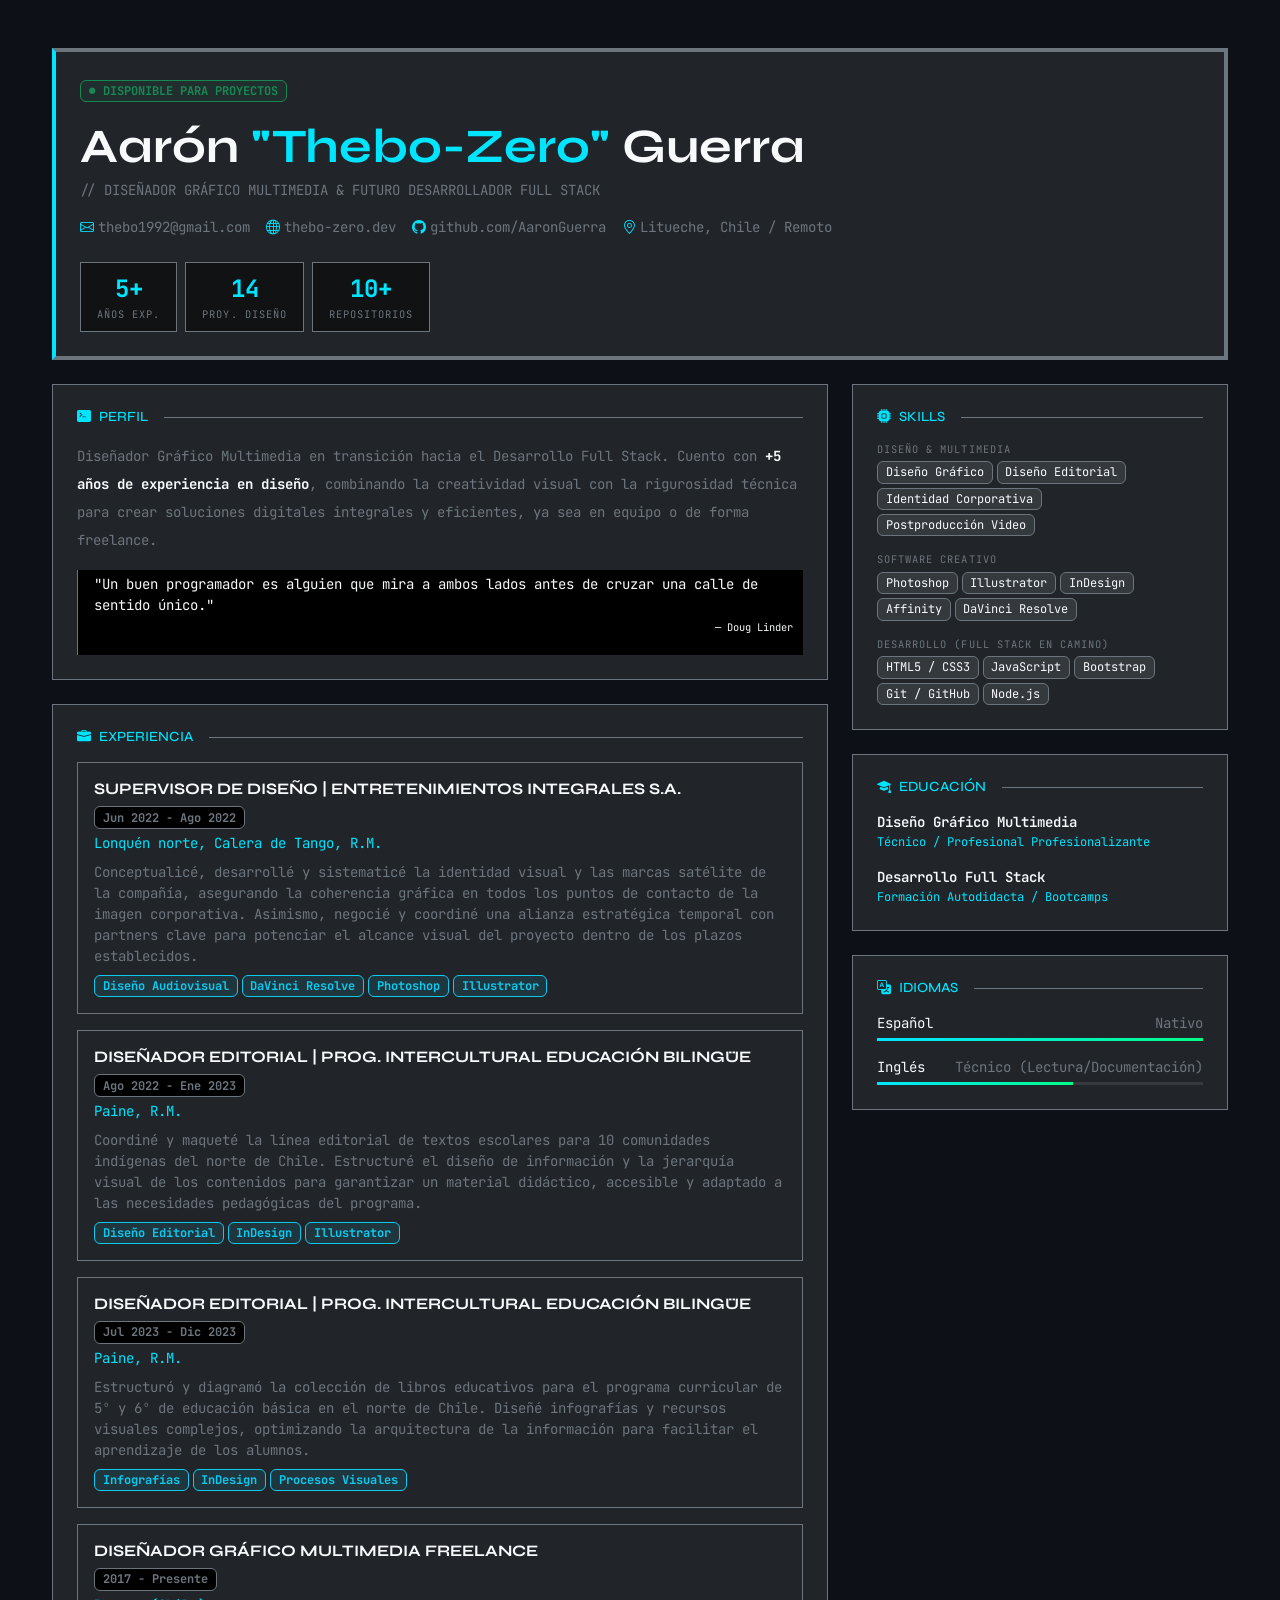
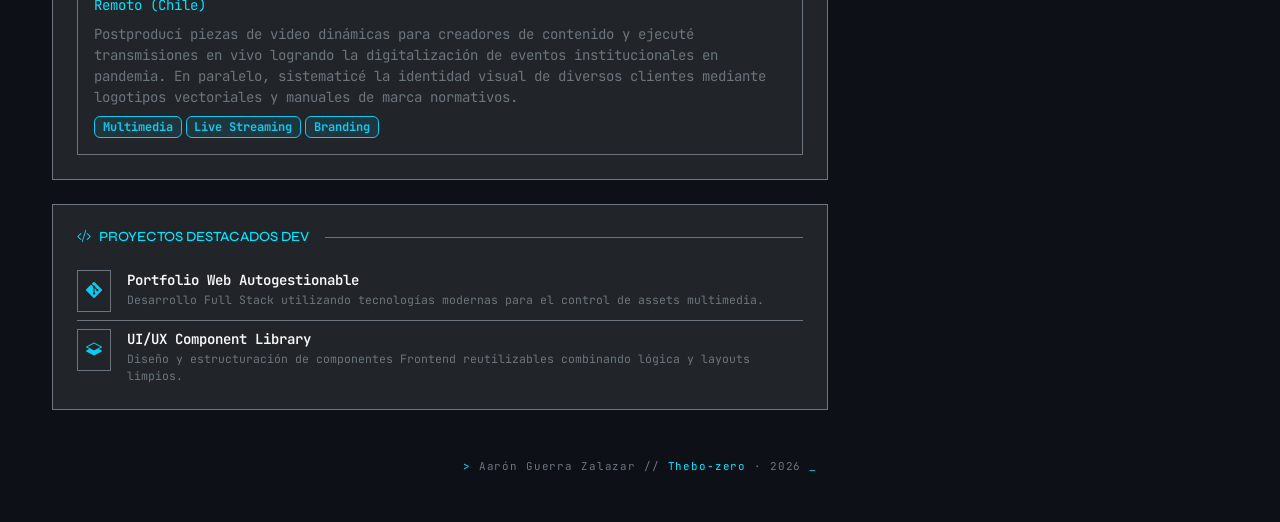
<file: CV-Aaron-Thebo/index.html>
<!DOCTYPE html> <html lang="es"> <head>
    <meta charset="utf-8"> <meta name="viewport" content="width=device-width, initial-scale=1"> <title>Aarón Guerra — CV</title> 
    <!--La Configuración Inicial (El <head>). Aquí preparo todo lo que el navegador necesita cargar antes de mostrar mi CV en la pantalla.-->
    <link href="https://cdn.jsdelivr.net/npm/bootstrap@5.3.3/dist/css/bootstrap.min.css" rel="stylesheet">
    <link rel="stylesheet" href="https://cdn.jsdelivr.net/npm/bootstrap-icons@1.11.3/font/bootstrap-icons.min.css">
    
    <link href="https://fonts.googleapis.com/css2?family=JetBrains+Mono:wght@400;600;700&family=Syne:wght@700;800&display=swap" rel="stylesheet">
    
    <style>
        /* Aquí añado mis propios toques de estilo personalizados sobre Bootstrap */
        body { font-family: 'JetBrains Mono', monospace; background-color: #0d1117; } /* Fondo gris oscuro estilo GitHub */
        h1, h2, h3, h4, h5, h6 { font-family: 'Syne', sans-serif; } /* Títulos con personalidad geométrica */
        .accent { color: #00e5ff; } /* Mi color azul eléctrico de identidad */
        .border-accent { border-color: #00e5ff !important; }
        .hover-card { transition: all .2s ease-in-out; } /* Suavizo la animación cuando pasan el mouse por mis tarjetas */
        .hover-card:hover { border-color: #00e5ff !important; transform: translateX(4px); } /* La tarjeta se mueve 4 píxeles a la derecha con un borde brillante */
        .lang-fill { height: 3px; background: linear-gradient(90deg, #00e5ff, #00ff88); } /* Barra de idioma con degradado cyan-verde */
        .badge { font-family: 'JetBrains Mono', monospace; }
    </style>
</head>
<!--El Cuerpo del CV (El <body>). Aquí arranca el contenido real. Uso las clases de Bootstrap text-light (letras claras) y py-4 py-lg-5 (márgenes verticales generosos que aumentan en pantallas grandes).-->
<body class="text-light py-4 py-lg-5">
<div class="container" style="max-width:1200px">

<!-- ══ HEADER (Limpiado de márgenes forzados) ══ -->
    <div class="border border-secondary border-start border-4 rounded-0 bg-dark p-4 mb-4" style="border-left-color: #00e5ff !important;"> <!-- Las clases border y bg-dark crean una caja de fondo oscuro y borde gris, border-start border-4 añade un borde izquierdo grueso, rounded-0 quita el redondeado, p-4 y mb-4 añaden márgenes, y el style fuerza que el borde izquierdo sea color celeste brillante -->
        <div class="d-flex flex-wrap align-items-start justify-content-between gap-4"> <!-- Las clases d-flex y flex-wrap activan un contenedor flexible que se adapta a pantallas chicas, align-items-start alinea el contenido arriba, justify-content-between separa los textos a la izquierda y los números a la derecha, y gap-4 da espacio entre ellos -->
            <div> <!-- Esta etiqueta abre un bloque contenedor simple para agrupar toda la información de la izquierda (nombre, profesión y contactos) -->
                <span class="badge bg-success bg-opacity-10 border border-success text-success text-uppercase small mb-3 d-inline-flex align-items-center gap-2"> <!-- Las clases bg-success bg-opacity-10 crean un fondo verde transparente al 10%, border y text-success dan borde y texto verde, text-uppercase pone mayúsculas, small achica la letra, mb-3 da espacio abajo, y d-inline-flex alinea el icono con el texto -->
                    <i class="bi bi-circle-fill animate-pulse" style="font-size:.4rem"></i> <!-- Las clases bi-circle-fill cargan el icono de un punto, animate-pulse hace que parpadee, y el style define que sea de un tamaño muy pequeño (.4rem) --> Disponible para proyectos
                </span> <!-- Esta etiqueta cierra el recuadro verde de disponibilidad -->
                <h1 class="display-5 fw-bold mb-1"> <!-- Las clases display-5 y fw-bold hacen que el título principal sea grande y en negrita destacada, y mb-1 le deja una separación mínima en la parte inferior -->
                    Aarón <span class="accent">"Thebo-Zero"</span> Guerra <!-- La clase accent aplica un color personalizado destacado (celeste/cyan) únicamente al texto "Thebo-Zero" que está dentro de este span -->
                </h1> <!-- Esta etiqueta cierra el título principal del nombre -->
                <p class="text-secondary text-uppercase small mb-3"> <!-- Las clases text-secondary tiñe el texto de gris, text-uppercase lo vuelve mayúsculas, small hace la letra pequeña, y mb-3 añade una separación media hacia abajo -->
                    // Diseñador Gráfico Multimedia &amp; Futuro Desarrollador Full Stack <!-- El texto descriptivo de la profesión; &amp; es el código HTML para mostrar correctamente el símbolo "&" -->
                </p> <!-- Esta etiqueta cierra el párrafo de la profesión -->
                <div class="d-flex flex-wrap gap-3 small text-secondary"> <!-- Las clases d-flex y flex-wrap ordenan los datos de contacto en fila y los baja si no caben, gap-3 los separa entre sí, small achica la letra y text-secondary los pinta de gris -->
                    <span><i class="bi bi-envelope accent me-1"></i>thebo1992@gmail.com</span> <!-- Carga el icono de un sobre (bi-envelope) de color celeste (accent) con un pequeño espacio a la derecha (me-1) seguido del correo electrónico -->
                    <span><i class="bi bi-globe accent me-1"></i>thebo-zero.dev</span> <!-- Carga el icono de un planeta (bi-globe) de color celeste con espacio a la derecha seguido de la dirección del sitio web -->
                    <span><i class="bi bi-github accent me-1"></i>github.com/AaronGuerra</span> <!-- Carga el icono de la marca GitHub (bi-github) de color celeste con espacio a la derecha seguido del enlace al perfil -->
                    <span><i class="bi bi-geo-alt accent me-1"></i>Litueche, Chile / Remoto</span> <!-- Carga el icono de ubicación (bi-geo-alt) de color celeste con espacio a la derecha seguido del texto de residencia -->
                </div> <!-- Esta etiqueta cierra la fila horizontal de los cuatro datos de contacto -->
            </div> <!-- Esta etiqueta cierra el bloque izquierdo que agrupaba toda la información personal -->

            <!-- Stats rápidos (Alineados nativamente gracias a Bootstrap) -->
            <div class="d-flex gap-2 flex-wrap"> <!-- Las clases d-flex y flex-wrap crean una fila flexible para las tarjetas de números estadísticos, y gap-2 deja una separación pequeña entre cada tarjeta -->
                <div class="text-center px-3 py-2 border border-secondary bg-black bg-opacity-50 hover-card"> <!-- Las clases text-center centra los textos, px-3 y py-2 dan márgenes internos, border border-secondary añade un borde gris, bg-black bg-opacity-50 crea un fondo negro translúcido, y hover-card añade un efecto visual al pasar el mouse -->
                    <div class="fs-4 fw-bold accent">5+</div> <!-- Las clases fs-4 y fw-bold definen un tamaño de letra mediano-grande y en negrita, y accent le da el color celeste llamativo al número -->
                    <div class="text-secondary" style="font-size:.65rem; letter-spacing:.1em">AÑOS EXP.</div> <!-- La clase text-secondary pinta el texto de gris, y el style reduce la fuente a un tamaño mínimo (.65rem) expandiendo el espacio entre letras (.1em) para un estilo tecnológico -->
                </div> <!-- Esta etiqueta cierra la primera tarjeta correspondiente a los años de experiencia -->
                <div class="text-center px-3 py-2 border border-secondary bg-black bg-opacity-50 hover-card"> <!-- Utiliza exactamente la misma combinación de diseño: texto centrado, márgenes internos, borde gris, fondo negro translúcido y efecto hover -->
                    <div class="fs-4 fw-bold accent">14</div> <!-- Mismo estilo que el número anterior (mediano-grande, negrita y color celeste) aplicado a la cifra de proyectos -->
                    <div class="text-secondary" style="font-size:.65rem; letter-spacing:.1em">PROY. DISEÑO</div> <!-- Mismo estilo de texto gris, tamaño mínimo y espaciado de letras aplicado a la etiqueta de proyectos de diseño -->
                </div> <!-- Esta etiqueta cierra la segunda tarjeta correspondiente a los proyectos de diseño -->
                <div class="text-center px-3 py-2 border border-secondary bg-black bg-opacity-50 hover-card"> <!-- Utiliza el mismo patrón de diseño estructural y estético para mantener la simetría visual con las tarjetas anteriores -->
                    <div class="fs-4 fw-bold accent">10+</div> <!-- Mismo estilo (tamaño mediano-grande, negrita y color de acento celeste) aplicado a la cifra de repositorios -->
                    <div class="text-secondary" style="font-size:.65rem; letter-spacing:.1em">REPOSITORIOS</div> <!-- Mismo estilo de texto gris, tamaño muy pequeño y letras separadas aplicado a la etiqueta de repositorios -->
                </div> <!-- Esta etiqueta cierra la tercera tarjeta correspondiente a los repositorios de código -->
            </div> <!-- Esta etiqueta cierra el contenedor flexible que agrupaba las tres tarjetas de estadísticas -->
        </div> <!-- Esta etiqueta cierra la caja de organización general Flexbox que dividía el header en dos grandes secciones -->
    </div> <!-- Esta etiqueta cierra definitivamente la caja principal oscura que encierra todo el Header -->

 <div class="row g-4"> <!-- La clase row activa el sistema de filas de Bootstrap, y g-4 define una separación o canal de nivel 4 entre las columnas hijas -->
        <!-- ══ COLUMNA PRINCIPAL ══ -->
        <div class="col-lg-8"> <!-- La clase col-lg-8 determina que en pantallas grandes (computadoras) esta columna ocupará 8 de los 12 espacios de ancho disponibles de la fila -->

            <!-- PERFIL -->
            <div class="bg-dark border border-secondary p-4 mb-4"> <!-- Las clases bg-dark y border border-secondary crean una caja de fondo oscuro con borde gris sutil, p-4 le da espacio interno y mb-4 la separa de la sección inferior -->
                <h6 class="text-uppercase small accent mb-3 d-flex align-items-center gap-2"> <!-- Las clases text-uppercase y small vuelven el título mayúscula y chico, accent le da color celeste, mb-3 añade un margen abajo, y d-flex con gap-2 alinea el icono horizontalmente con el texto -->
                    <i class="bi bi-terminal-fill"></i> Perfil <!-- La clase bi-terminal-fill carga el icono de una consola de comandos antes de la palabra Perfil -->
                    <span class="flex-fill border-bottom border-secondary ms-2"></span> <!-- La clase flex-fill hace que este elemento ocupe todo el espacio sobrante, y border-bottom junto a ms-2 dibuja una línea horizontal gris decorativa despegada del texto -->
                </h6> <!-- Esta etiqueta cierra el encabezado de la sección de Perfil -->
                <p class="text-secondary mb-3 small lh-lg"> <!-- Las clases text-secondary y small hacen el texto gris y pequeño, mb-3 le da espacio abajo, y lh-lg aumenta el interlineado (line-height) para que el párrafo sea más fácil de leer -->
                    Diseñador Gráfico Multimedia en transición hacia el Desarrollo Full Stack. Cuento con <strong class="text-light">+5 años de experiencia en diseño</strong>, combinando la creatividad visual con la rigurosidad técnica para crear soluciones digitales integrales y eficientes, ya sea en equipo o de forma freelance. <!-- La etiqueta strong junto con text-light destacan los años de experiencia poniéndolos en negrita y color blanco brillante -->
                </p> <!-- Esta etiqueta cierra el párrafo de la descripción del perfil profesional -->
                <blockquote class="border-start border-secondary ps-3 my-0 py-1 italic bg-black bg-opacity-20"> <!-- La etiqueta blockquote define una cita textual; border-start y ps-3 le dan un borde izquierdo gris con espacio, my-0 y py-1 controlan los márgenes, italic inclina la letra y bg-black bg-opacity-20 genera un fondo negro translúcido al 20% -->
                    <p class="text-light small mb-0">"Un buen programador es alguien que mira a ambos lados antes de cruzar una calle de sentido único."</p> <!-- Las clases text-light y small ponen la cita en color blanco y tamaño pequeño, mientras mb-0 elimina cualquier margen inferior por defecto -->
                    <footer class="blockquote-footer text-light small text-end mt-1" style="font-size: .65rem; margin-right: 10px;">Doug Linder</footer> <!-- La clase blockquote-footer da formato de autor, text-light y small lo hacen blanco y chico, text-end lo alinea a la derecha, mt-1 da espacio arriba y el style ajusta el tamaño exacto y su margen derecho -->
                </blockquote> <!-- Esta etiqueta cierra el bloque de la cita textual o frase célebre -->
            </div> <!-- Esta etiqueta cierra la caja contenedora completa de la sección de Perfil -->

            <!-- EXPERIENCIA -->
            <div class="bg-dark border border-secondary p-4 mb-4"> <!-- Las clases bg-dark y border border-secondary crean el contenedor oscuro con borde gris suave, p-4 le da espacio interno de nivel 4 y mb-4 lo separa de la sección inferior -->
                <h6 class="text-uppercase small accent mb-3 d-flex align-items-center gap-2"> <!-- Las clases text-uppercase y small vuelven el título mayúscula y chico, accent le da color celeste, mb-3 añade margen abajo, y d-flex con gap-2 alinea el icono horizontalmente con el texto -->
                    <i class="bi bi-briefcase-fill"></i> Experiencia <!-- La clase bi-briefcase-fill carga el icono visual de un maletín de trabajo antes de la palabra Experiencia -->
                    <span class="flex-fill border-bottom border-secondary ms-2"></span> <!-- La clase flex-fill hace que el elemento ocupe todo el ancho disponible, y border-bottom junto a ms-2 genera de forma dinámica la línea horizontal gris decorativa despegada a la derecha del título -->
                </h6> <!-- Esta etiqueta cierra el encabezado de la sección de Experiencia -->

                <!-- Card 1 -->
                <div class="border border-secondary p-3 mb-3 hover-card"> <!-- Las clases border border-secondary añaden un borde gris, p-3 da espacio interno, mb-3 separa la tarjeta hacia abajo, y hover-card añade un efecto visual al pasar el mouse por encima -->
                    <div class="d-flex justify-content-between align-items-start flex-wrap gap-2 mb-1"> <!-- d-flex y justify-content-between separan el título a la izquierda y la fecha a la derecha; align-items-start alinea arriba, flex-wrap los acomoda si no caben, gap-2 los separa y mb-1 deja un margen inferior mínimo -->
                        <h6 class="fw-bold mb-0 text-light">SUPERVISOR DE DISEÑO | ENTRETENIMIENTOS INTEGRALES S.A.</h6> <!-- Las clases fw-bold y text-light muestran el cargo y la empresa en negrita destacada y con texto blanco brillante, mientras mb-0 elimina el margen inferior -->
                        <span class="badge bg-black border border-secondary text-secondary small">Jun 2022 - Ago 2022</span> <!-- Las clases badge, bg-black y border border-secondary crean una etiqueta con fondo negro y borde gris, mientras text-secondary y small pintan el texto de gris y lo hacen pequeño para indicar las fechas -->
                    </div> <!-- Esta etiqueta cierra la fila flexible del encabezado del primer puesto de trabajo -->
                    <p class="accent small mb-2">Lonquén norte, Calera de Tango, R.M.</p> <!-- Las clases accent y small muestran la ubicación en color celeste y letra chica, mientras mb-2 le deja una separación inferior leve -->
                    <p class="text-secondary small mb-2"> <!-- Las clases text-secondary y small tiñen el texto de gris y lo hacen pequeño para la descripción de funciones, dejando un espacio inferior leve de nivel 2 con mb-2 -->
                        Conceptualicé, desarrollé y sistematicé la identidad visual y las marcas satélite de la compañía, asegurando la coherencia gráfica en todos los puntos de contacto de la imagen corporativa. Asimismo, negocié y coordiné una alianza estratégica temporal con partners clave para potenciar el alcance visual del proyecto dentro de los plazos establecidos.
                    </p> <!-- Esta etiqueta cierra el párrafo descriptivo de las tareas del primer empleo -->
                    <div class="d-flex flex-wrap gap-1"> <!-- Las clases d-flex y flex-wrap ordenan las etiquetas en fila y las baja si no caben en pantalla, mientras gap-1 crea una separación muy estrecha entre ellas -->
                        <span class="badge bg-info bg-opacity-10 border border-info text-info small hover-card">Diseño Audiovisual</span> <!-- Las clases bg-info bg-opacity-10 dan fondo azul claro translúcido al 10%, border y text-info dan borde y texto azul, small achica la letra y hover-card añade el efecto al pasar el cursor -->
                        <span class="badge bg-info bg-opacity-10 border border-info text-info small hover-card">DaVinci Resolve</span> <!-- Utiliza exactamente la misma combinación de diseño (fondo azul translúcido, borde, texto azul chico y efecto hover) para listar la herramienta DaVinci Resolve -->
                        <span class="badge bg-info bg-opacity-10 border border-info text-info small hover-card">Photoshop</span> <!-- Utiliza exactamente la misma combinación de diseño (fondo azul translúcido, borde, texto azul chico y efecto hover) para listar la herramienta Photoshop -->
                        <span class="badge bg-info bg-opacity-10 border border-info text-info small hover-card">Illustrator</span> <!-- Utiliza exactamente la misma combinación de diseño (fondo azul translúcido, borde, texto azul chico y efecto hover) para listar la herramienta Illustrator -->
                    </div> <!-- Esta etiqueta cierra el grupo de tecnologías/habilidades de la primera tarjeta de experiencia -->
                </div> <!-- Esta etiqueta cierra por completo la primera tarjeta de experiencia laboral -->

                <!-- Card 2 -->
                <div class="border border-secondary p-3 mb-3 hover-card"> <!-- Las clases border border-secondary añaden un borde gris, p-3 da espacio interno, mb-3 separa la tarjeta hacia abajo, y hover-card añade un efecto visual al pasar el mouse por encima -->
                    <div class="d-flex justify-content-between align-items-start flex-wrap gap-2 mb-1"> <!-- d-flex y justify-content-between separan el título a la izquierda y la fecha a la derecha; align-items-start alinea arriba, flex-wrap los acomoda si no caben, gap-2 los separa y mb-1 deja un margen inferior mínimo -->
                        <h6 class="fw-bold mb-0 text-light">DISEÑADOR EDITORIAL | PROG. INTERCULTURAL EDUCACIÓN BILINGÜE</h6> <!-- Las clases fw-bold y text-light muestran el cargo y la empresa en negrita destacada y con texto blanco brillante, mientras mb-0 elimina el margen inferior -->
                        <span class="badge bg-black border border-secondary text-secondary small">Ago 2022 - Ene 2023</span> <!-- Las clases badge, bg-black y border border-secondary crean una etiqueta con fondo negro y borde gris, mientras text-secondary y small pintan el texto de gris y lo hacen pequeño para indicar las fechas -->
                    </div> <!-- Esta etiqueta cierra la fila flexible del encabezado del segundo puesto de trabajo -->
                    <p class="accent small mb-2">Paine, R.M.</p> <!-- Las clases accent y small muestran la ubicación en color celeste y letra chica, mientras mb-2 le deja una separación inferior leve -->
                    <p class="text-secondary small mb-2"> <!-- Las clases text-secondary y small tiñen el texto de gris y lo hacen pequeño para la descripción de funciones, dejando un espacio inferior leve de nivel 2 con mb-2 -->
                        Coordiné y maqueté la línea editorial de textos escolares para 10 comunidades indígenas del norte de Chile. Estructuré el diseño de información y la jerarquía visual de los contenidos para garantizar un material didáctico, accesible y adaptado a las necesidades pedagógicas del programa.
                    </p> <!-- Esta etiqueta cierra el párrafo descriptivo de las tareas del segundo empleo -->
                    <div class="d-flex flex-wrap gap-1"> <!-- Las clases d-flex y flex-wrap ordenan las etiquetas en fila y las baja si no caben en pantalla, mientras gap-1 crea una separación muy estrecha entre ellas -->
                        <span class="badge bg-info bg-opacity-10 border border-info text-info small hover-card">Diseño Editorial</span> <!-- Las clases bg-info bg-opacity-10 dan fondo azul claro translúcido al 10%, border y text-info dan borde y texto azul, small achica la letra y hover-card añade el efecto al pasar el cursor -->
                        <span class="badge bg-info bg-opacity-10 border border-info text-info small hover-card">InDesign</span> <!-- Utiliza exactamente la misma combinación de diseño (fondo azul translúcido, borde, texto azul chico y efecto hover) para listar la herramienta Adobe InDesign -->
                        <span class="badge bg-info bg-opacity-10 border border-info text-info small hover-card">Illustrator</span> <!-- Utiliza exactamente la misma combinación de diseño (fondo azul translúcido, borde, texto azul chico y efecto hover) para listar la herramienta Adobe Illustrator -->
                    </div> <!-- Esta etiqueta cierra el grupo de tecnologías/habilidades de la segunda tarjeta de experiencia -->
                </div> <!-- Esta etiqueta cierra por completo la segunda tarjeta de experiencia laboral -->

                <!-- Card 3 -->
                <div class="border border-secondary p-3 mb-3 hover-card"> <!-- Las clases border border-secondary añaden un borde gris, p-3 da espacio interno, mb-3 separa la tarjeta hacia abajo, y hover-card añade un efecto visual al pasar el mouse por encima -->
                    <div class="d-flex justify-content-between align-items-start flex-wrap gap-2 mb-1"> <!-- d-flex y justify-content-between separan el título a la izquierda y la fecha a la derecha; align-items-start alinea arriba, flex-wrap los acomoda si no caben, gap-2 los separa y mb-1 deja un margen inferior mínimo -->
                        <h6 class="fw-bold mb-0 text-light">DISEÑADOR EDITORIAL | PROG. INTERCULTURAL EDUCACIÓN BILINGÜE</h6> <!-- Las clases fw-bold y text-light muestran el cargo y la empresa en negrita destacada y con texto blanco brillante, mientras mb-0 elimina el margen inferior -->
                        <span class="badge bg-black border border-secondary text-secondary small">Jul 2023 - Dic 2023</span> <!-- Las clases badge, bg-black y border border-secondary crean una etiqueta con fondo negro y borde gris, mientras text-secondary y small pintan el texto de gris y lo hacen pequeño para indicar las fechas -->
                    </div> <!-- Esta etiqueta cierra la fila flexible del encabezado del tercer puesto de trabajo -->
                    <p class="accent small mb-2">Paine, R.M.</p> <!-- Las clases accent y small muestran la ubicación en color celeste y letra chica, mientras mb-2 le deja una separación inferior leve -->
                    <p class="text-secondary small mb-2"> <!-- Las clases text-secondary y small tiñen el texto de gris y lo hacen pequeño para la descripción de funciones, dejando un espacio inferior leve de nivel 2 con mb-2 -->
                        Estructuró y diagramó la colección de libros educativos para el programa curricular de 5º y 6º de educación básica en el norte de Chile. Diseñé infografías y recursos visuales complejos, optimizando la arquitectura de la información para facilitar el aprendizaje de los alumnos.
                    </p> <!-- Esta etiqueta cierra el párrafo descriptivo de las tareas del tercer empleo -->
                    <div class="d-flex flex-wrap gap-1"> <!-- Las clases d-flex y flex-wrap ordenan las etiquetas en fila y las baja si no caben en pantalla, mientras gap-1 crea una separación muy estrecha entre ellas -->
                        <span class="badge bg-info bg-opacity-10 border border-info text-info small hover-card">Infografías</span> <!-- Las clases bg-info bg-opacity-10 dan fondo azul claro translúcido al 10%, border y text-info dan borde y texto azul, small achica la letra y hover-card añade el efecto al pasar el cursor -->
                        <span class="badge bg-info bg-opacity-10 border border-info text-info small hover-card">InDesign</span> <!-- Utiliza exactamente la misma combinación de diseño (fondo azul translúcido, borde, texto azul chico y efecto hover) para listar la herramienta Adobe InDesign -->
                        <span class="badge bg-info bg-opacity-10 border border-info text-info small hover-card">Procesos Visuales</span> <!-- Utiliza exactamente la misma combinación de diseño (fondo azul translúcido, borde, texto azul chico y efecto hover) para listar la aptitud de Procesos Visuales -->
                    </div> <!-- Esta etiqueta cierra el grupo de tecnologías/habilidades de la tercera tarjeta de experiencia -->
                </div> <!-- Esta etiqueta cierra por completo la tercera tarjeta de experiencia laboral -->

                <!-- Card 4 -->
                <div class="border border-secondary p-3 mb-0 hover-card"> <!-- Las clases border border-secondary añaden borde gris, p-3 da espacio interno, mb-0 quita la separación inferior para no dejar espacios sueltos al final de la sección, y hover-card añade el efecto visual al pasar el cursor -->
                    <div class="d-flex flex-column align-items-start gap-2 mb-1"> <!-- Las clases d-flex y flex-column organizan el título y las fechas uno abajo del otro en vertical, align-items-start los alinea a la izquierda, gap-2 les da separación y mb-1 deja un margen inferior mínimo -->
                        <h6 class="fw-bold mb-0 text-light">DISEÑADOR GRÁFICO MULTIMEDIA FREELANCE</h6> <!-- Las clases fw-bold y text-light muestran el cargo freelance en negrita destacada y con texto blanco brillante, mientras mb-0 elimina el margen inferior -->
                        <!-- Corrección: Se cambió </div> final por </span> para cerrar correctamente la etiqueta -->
                        <span class="badge bg-black border border-secondary text-secondary d-inline-block align-self-start text-start" id="freelancer">2017 - Presente</span> <!-- Las clases badge, bg-black y border border-secondary crean la etiqueta de fondo oscuro; text-secondary la pinta de gris; d-inline-block y align-self-start la obligan a medir solo lo necesario, text-start alinea a la izquierda y el id sirve de identificador -->
                    </div> <!-- Esta etiqueta cierra el bloque vertical del encabezado del trabajo freelance -->
                    <p class="accent small mb-2">Remoto (Chile)</p> <!-- Las clases accent y small muestran la modalidad de trabajo en color celeste y letra chica, mientras mb-2 le deja una separación inferior leve -->
                    <p class="text-secondary small mb-2"> <!-- Las clases text-secondary y small tiñen el texto de gris y lo hacen pequeño para la descripción de funciones, dejando un espacio inferior leve de nivel 2 con mb-2 -->
                        Postproducí piezas de video dinámicas para creadores de contenido y ejecuté transmisiones en vivo logrando la digitalización de eventos institucionales en pandemia. En paralelo, sistematicé la identidad visual de diversos clientes mediante logotipos vectoriales y manuales de marca normativos.
                    </p> <!-- Esta etiqueta cierra el párrafo descriptivo de las tareas del rol independiente -->
                    <div class="d-flex flex-wrap gap-1"> <!-- Las clases d-flex y flex-wrap ordenan las etiquetas en fila y las baja si no caben en pantalla, mientras gap-1 crea una separación muy estrecha entre ellas -->
                        <span class="badge bg-info bg-opacity-10 border border-info text-info small hover-card">Multimedia</span> <!-- Las clases bg-info bg-opacity-10 dan fondo azul claro translúcido al 10%, border y text-info dan borde y texto azul, small achica la letra y hover-card añade el efecto al pasar el cursor -->
                        <span class="badge bg-info bg-opacity-10 border border-info text-info small hover-card">Live Streaming</span> <!-- Utiliza exactamente la misma combinación de diseño (fondo azul translúcido, borde, texto azul chico y efecto hover) para listar la aptitud de Transmisiones en Vivo (Live Streaming) -->
                        <span class="badge bg-info bg-opacity-10 border border-info text-info small hover-card">Branding</span> <!-- Utiliza exactamente la misma combinación de diseño (fondo azul translúcido, borde, texto azul chico y efecto hover) para listar la aptitud de Gestión de Marcas (Branding) -->
                    </div> <!-- Esta etiqueta cierra el grupo de tecnologías/habilidades de la cuarta tarjeta de experiencia -->
                </div> <!-- Esta etiqueta cierra por completo la cuarta y última tarjeta de experiencia laboral -->

            </div> <!-- Esta etiqueta cierra la caja contenedora principal oscura de toda la sección "Experiencia" -->

            <!-- PROYECTOS / CERTIFICACIONES TÉCNICAS (Armonizados con tu meta Full Stack) -->
            <div class="bg-dark border border-secondary p-4">
                <h6 class="text-uppercase small accent mb-3 d-flex align-items-center gap-2">
                    <i class="bi bi-code-slash"></i> Proyectos Destacados Dev
                    <span class="flex-fill border-bottom border-secondary ms-2"></span>
                </h6>
                <ul class="list-group list-group-flush">
                    <li class="list-group-item bg-transparent border-secondary d-flex align-items-start gap-3 px-0 py-2">
                        <span class="p-2 border border-secondary text-info"><i class="bi bi-git"></i></span>
                        <div>
                            <div class="fw-semibold text-light small">Portfolio Web Autogestionable</div>
                            <div class="text-secondary" style="font-size:.72rem">Desarrollo Full Stack utilizando tecnologías modernas para el control de assets multimedia.</div>
                        </div>
                    </li>
                    <li class="list-group-item bg-transparent border-0 d-flex align-items-start gap-3 px-0 pt-2 pb-0">
                        <span class="p-2 border border-secondary text-info"><i class="bi bi-layers-half"></i></span>
                        <div>
                            <div class="fw-semibold text-light small">UI/UX Component Library</div>
                            <div class="text-secondary" style="font-size:.72rem">Diseño y estructuración de componentes Frontend reutilizables combinando lógica y layouts limpios.</div>
                        </div>
                    </li>
                </ul>
            </div>
        </div>

        <!-- ══ SIDEBAR ══ -->
        <div class="col-lg-4 d-flex flex-column gap-4">

            <!-- SKILLS (Actualizados a tu perfil real) -->
            <div class="bg-dark border border-secondary p-4">
                <h6 class="text-uppercase small accent mb-3 d-flex align-items-center gap-2">
                    <i class="bi bi-cpu-fill"></i> Skills
                    <span class="flex-fill border-bottom border-secondary ms-2"></span>
                </h6>
                <!-- Se le agregó la función hover-card a las skills, para darle más colors -->
                <p class="text-secondary text-uppercase mb-1" style="font-size:.65rem;letter-spacing:.1em">Diseño &amp; Multimedia</p>
                <div class="d-flex flex-wrap gap-1 mb-3">
                    <span class="badge bg-secondary bg-opacity-25 border border-secondary text-light fw-normal hover-card">Diseño Gráfico</span>
                    <span class="badge bg-secondary bg-opacity-25 border border-secondary text-light fw-normal hover-card">Diseño Editorial</span>
                    <span class="badge bg-secondary bg-opacity-25 border border-secondary text-light fw-normal hover-card">Identidad Corporativa</span>
                    <span class="badge bg-secondary bg-opacity-25 border border-secondary text-light fw-normal hover-card">Postproducción Video</span>
                </div>

                <p class="text-secondary text-uppercase mb-1" style="font-size:.65rem;letter-spacing:.1em">Software Creativo</p>
                <div class="d-flex flex-wrap gap-1 mb-3">
                    <span class="badge bg-secondary bg-opacity-25 border border-secondary text-light fw-normal hover-card">Photoshop</span>
                    <span class="badge bg-secondary bg-opacity-25 border border-secondary text-light fw-normal hover-card">Illustrator</span>
                    <span class="badge bg-secondary bg-opacity-25 border border-secondary text-light fw-normal hover-card">InDesign</span>
                    <span class="badge bg-secondary bg-opacity-25 border border-secondary text-light fw-normal hover-card">Affinity</span>
                    <span class="badge bg-secondary bg-opacity-25 border border-secondary text-light fw-normal hover-card">DaVinci Resolve</span>
                </div>

                <p class="text-secondary text-uppercase mb-1" style="font-size:.65rem;letter-spacing:.1em">Desarrollo (Full Stack en camino)</p>
                <div class="d-flex flex-wrap gap-1">
                    <span class="badge bg-secondary bg-opacity-25 border border-secondary text-light fw-normal hover-card">HTML5 / CSS3</span>
                    <span class="badge bg-secondary bg-opacity-25 border border-secondary text-light fw-normal hover-card">JavaScript</span>
                    <span class="badge bg-secondary bg-opacity-25 border border-secondary text-light fw-normal hover-card">Bootstrap</span>
                    <span class="badge bg-secondary bg-opacity-25 border border-secondary text-light fw-normal hover-card">Git / GitHub</span>
                    <span class="badge bg-secondary bg-opacity-25 border border-secondary text-light fw-normal hover-card">Node.js</span>
                </div>
            </div>

            <!-- EDUCACIÓN -->
            <div class="bg-dark border border-secondary p-4">
                <h6 class="text-uppercase small accent mb-3 d-flex align-items-center gap-2">
                    <i class="bi bi-mortarboard-fill"></i> Educación
                    <span class="flex-fill border-bottom border-secondary ms-2"></span>
                </h6>

                <div class="mb-3">
                    <div class="fw-semibold text-light small">Diseño Gráfico Multimedia</div>
                    <div class="accent" style="font-size:.75rem">Técnico / Profesional Profesionalizante</div>
                </div>
                <div>
                    <div class="fw-semibold text-light small">Desarrollo Full Stack</div>
                    <div class="accent" style="font-size:.75rem">Formación Autodidacta / Bootcamps</div>
                </div>
            </div>

            <!-- IDIOMAS -->
            <div class="bg-dark border border-secondary p-4">
                <h6 class="text-uppercase small accent mb-3 d-flex align-items-center gap-2">
                    <i class="bi bi-translate"></i> Idiomas
                    <span class="flex-fill border-bottom border-secondary ms-2"></span>
                </h6>

                <div class="mb-3">
                    <div class="d-flex justify-content-between small mb-1">
                        <span class="text-light">Español</span><span class="text-secondary">Nativo</span>
                    </div>
                    <div class="bg-secondary bg-opacity-25" style="height:3px">
                        <div class="lang-fill" style="width:100%"></div>
                    </div>
                </div>
                <div>
                    <div class="d-flex justify-content-between small mb-1">
                        <span class="text-light">Inglés</span><span class="text-secondary">Técnico (Lectura/Documentación)</span>
                    </div>
                    <div class="bg-secondary bg-opacity-25" style="height:3px">
                        <div class="lang-fill" style="width:60%"></div>
                    </div>
                </div>
            </div>

        </div>
    </div>

    <!-- FOOTER -->
    <p class="text-center text-secondary mt-5 mb-0" style="font-size:.68rem;letter-spacing:.08em">
        <span class="accent">&gt;</span> Aarón Guerra Zalazar // <span class="accent">Thebo-zero</span> · 2026 <span class="accent">_</span>
    </p>

</div>

<!-- El script de bootstrap ahora cierra correctamente antes de terminar el body -->
<script src="https://cdn.jsdelivr.net/npm/bootstrap@5.3.3/dist/js/bootstrap.bundle.min.js"></script>
</body>
</html>
</file>
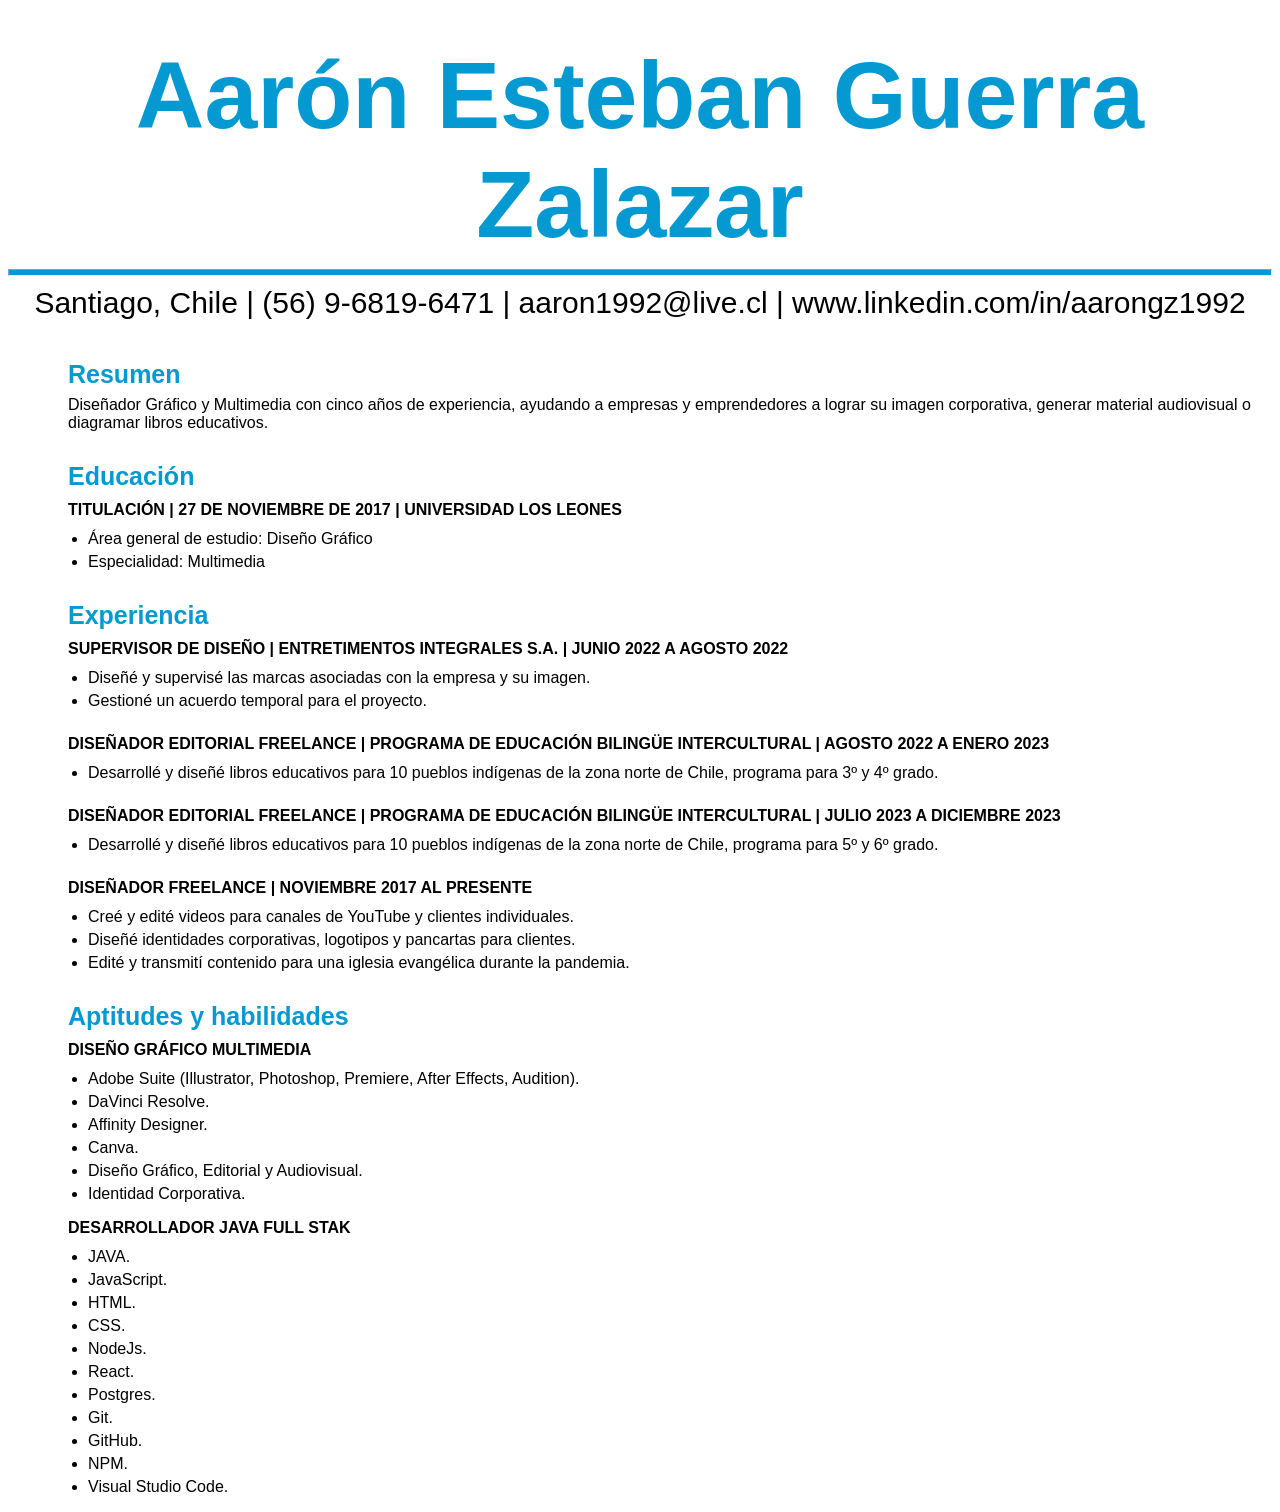
<file: CV-Aaron/index.html>
<!DOCTYPE html>
<html lang="en">
<head>
    <meta charset="UTF-8">
    <meta name="viewport" content="width=device-width, initial-scale=1.0">
    <title>CV Aarón Guerra Zalazar 2026</title>
    <link rel="stylesheet" href="styles.css">
</head>
<!DOCTYPE html>
<html lang="es">
<head>
    <meta charset="UTF-8">
    <title>Currículum Aarón Guerra</title>    
</head>
<body>
    <br>
    <h1>Aarón Esteban Guerra Zalazar</h1>
    <!-- Corregido el color de la línea a un gris suave (#ccc) ya que "bl" no es un color válido -->
    <hr> 
    
    <h2>Santiago, Chile | (56) 9-6819-6471 | aaron1992@live.cl | www.linkedin.com/in/aarongz1992</h2>
    <h3 id="resumen">Resumen</h3>
    <p>Diseñador Gráfico y Multimedia con cinco años de experiencia, ayudando a empresas y emprendedores a lograr su imagen corporativa, generar material audiovisual o diagramar libros educativos.</p>
    
    <h3 id="edu">Educación</h3>
    <h4 id="titu">TITULACIÓN | 27 DE NOVIEMBRE DE 2017 | UNIVERSIDAD LOS LEONES</h4>
    <ul>
        <li>Área general de estudio: Diseño Gráfico</li>
        <li>Especialidad: Multimedia</li>
    </ul>
    
    <h3 id="exp">Experiencia</h3>
    <h4 id="super">SUPERVISOR DE DISEÑO | ENTRETIMENTOS INTEGRALES S.A. | JUNIO 2022 A AGOSTO 2022</h4>
    <ul>
        <li>Diseñé y supervisé las marcas asociadas con la empresa y su imagen.</li>
        <li>Gestioné un acuerdo temporal para el proyecto.</li>
    </ul>

    <h4 id="edit">DISEÑADOR EDITORIAL FREELANCE | PROGRAMA DE EDUCACIÓN BILINGÜE INTERCULTURAL | AGOSTO 2022 A ENERO 2023</h4>
    <ul>
        <li>Desarrollé y diseñé libros educativos para 10 pueblos indígenas de la zona norte de Chile, programa para 3º y 4º grado.</li>
    </ul>

    <h4 id="edit2">DISEÑADOR EDITORIAL FREELANCE | PROGRAMA DE EDUCACIÓN BILINGÜE INTERCULTURAL | JULIO 2023 A DICIEMBRE 2023</h4>
    <ul>
        <li>Desarrollé y diseñé libros educativos para 10 pueblos indígenas de la zona norte de Chile, programa para 5º y 6º grado.</li>
    </ul>
    
    <h4 id="free">DISEÑADOR FREELANCE | NOVIEMBRE 2017 AL PRESENTE</h4>
    <ul>
        <li>Creé y edité videos para canales de YouTube y clientes individuales.</li>
        <li>Diseñé identidades corporativas, logotipos y pancartas para clientes.</li>
        <li>Edité y transmití contenido para una iglesia evangélica durante la pandemia.</li>
    </ul>

    <h3 id="app">Aptitudes y habilidades</h3>
    <h4 id="dgm">DISEÑO GRÁFICO MULTIMEDIA</h4>
    <ul>
        <li>Adobe Suite (Illustrator, Photoshop, Premiere, After Effects, Audition).</li>
        <li>DaVinci Resolve.</li>
        <li>Affinity Designer.</li>
        <li>Canva.</li>
        <li>Diseño Gráfico, Editorial y Audiovisual.</li>
        <li>Identidad Corporativa.</li>
    </ul>
        <h4 id="prog">DESARROLLADOR JAVA FULL STAK</h4>
    <ul>
        <li>JAVA.</li>
        <li>JavaScript.</li>
        <li>HTML.</li>
        <li>CSS.</li>
        <li>NodeJs.</li>
        <li>React.</li>
        <li>Postgres.</li>
        <li>Git.</li>
        <li>GitHub.</li>
        <li>NPM.</li>
        <li>Visual Studio Code.</li>
    </ul>
</body>
</html>
</html>
</file>
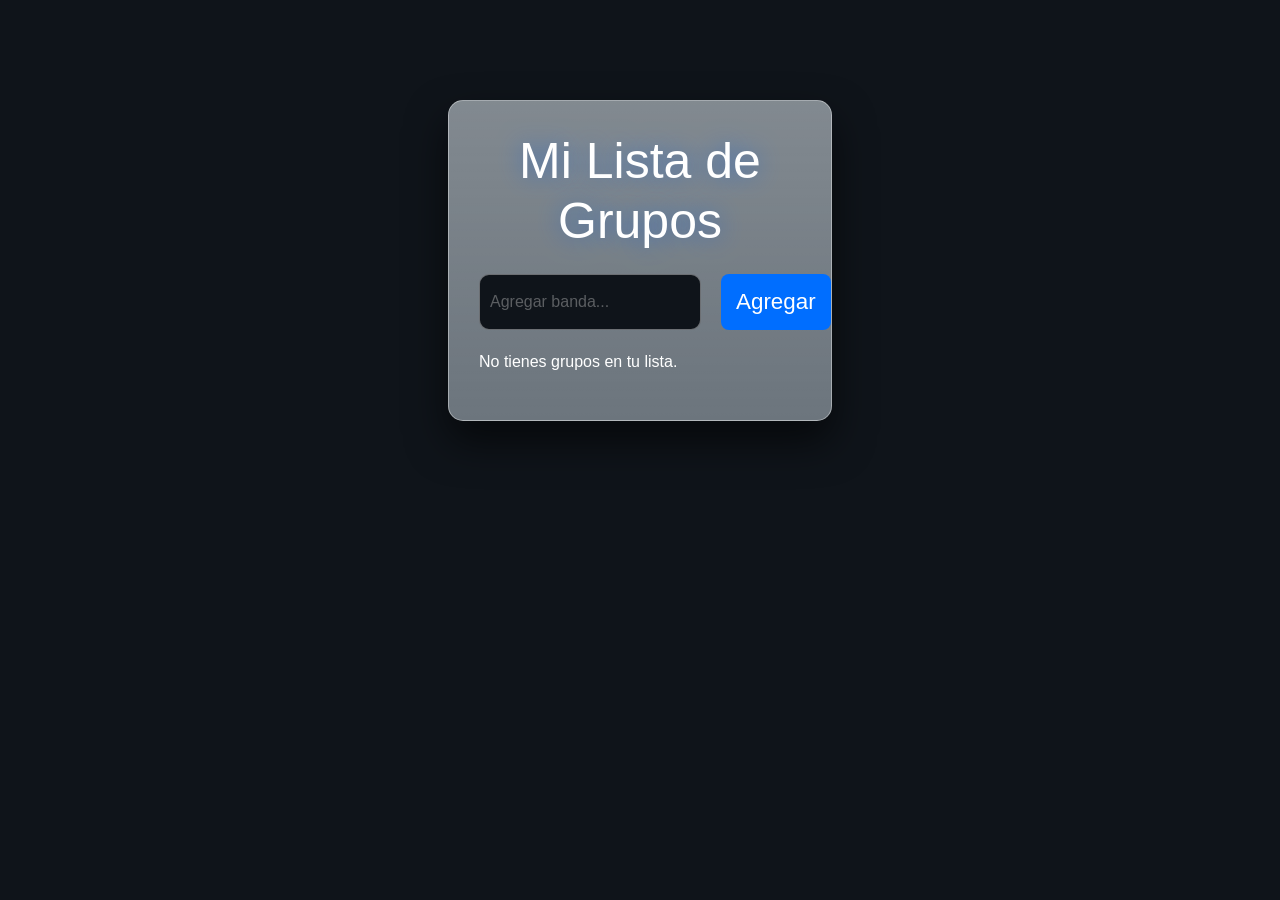
<file: Lista-de-Grupos/index.html>
<!DOCTYPE html>
<html lang="en">
<head>
    <meta charset="UTF-8">
    <meta http-equiv="X-UA-Compatible" content="IE=edge">
    <meta name="viewport" content="width=device-width, initial-scale=1.0">
    <title>Lista de Grupos</title>
    <link href="https://cdn.jsdelivr.net/npm/bootstrap@5.3.8/dist/css/bootstrap.min.css" rel="stylesheet" integrity="sha384-sRIl4kxILFvY47J16cr9ZwB07vP4J8+LH7qKQnuqkuIAvNWLzeN8tE5YBujZqJLB" crossorigin="anonymous">
    <link rel="stylesheet" href="style.css">
</head>
<body>

    <div class="container bg-secondary bg-gradient">
        <h1>Mi  Lista  de  Grupos</h1>
        <div class="search">
            <form>
                <input type="text" placeholder="Agregar banda...">
                <button class="btn-add">Agregar</button>
            </form>
        </div>
        <div class="li-container">
            <ul>
                
            </ul>
        </div>
        <div class="empty">
            <p>No tienes grupos en tu lista.</p>
        </div>
    </div>
 
    <script src="https://cdn.jsdelivr.net/npm/bootstrap@5.3.8/dist/js/bootstrap.bundle.min.js" integrity="sha384-FKyoEForCGlyvwx9Hj09JcYn3nv7wiPVlz7YYwJrWVcXK/BmnVDxM+D2scQbITxI" crossorigin="anonymous"></script>
    <script src="https://cdn.jsdelivr.net/npm/@popperjs/core@2.11.8/dist/umd/popper.min.js" integrity="sha384-I7E8VVD/ismYTF4hNIPjVp/Zjvgyol6VFvRkX/vR+Vc4jQkC+hVqc2pM8ODewa9r" crossorigin="anonymous"></script>
    <script src="https://cdn.jsdelivr.net/npm/bootstrap@5.3.8/dist/js/bootstrap.min.js" integrity="sha384-G/EV+4j2dNv+tEPo3++6LCgdCROaejBqfUeNjuKAiuXbjrxilcCdDz6ZAVfHWe1Y" crossorigin="anonymous"></script>
    <script src="scripts.js"></script>
</body>
</html>
</file>
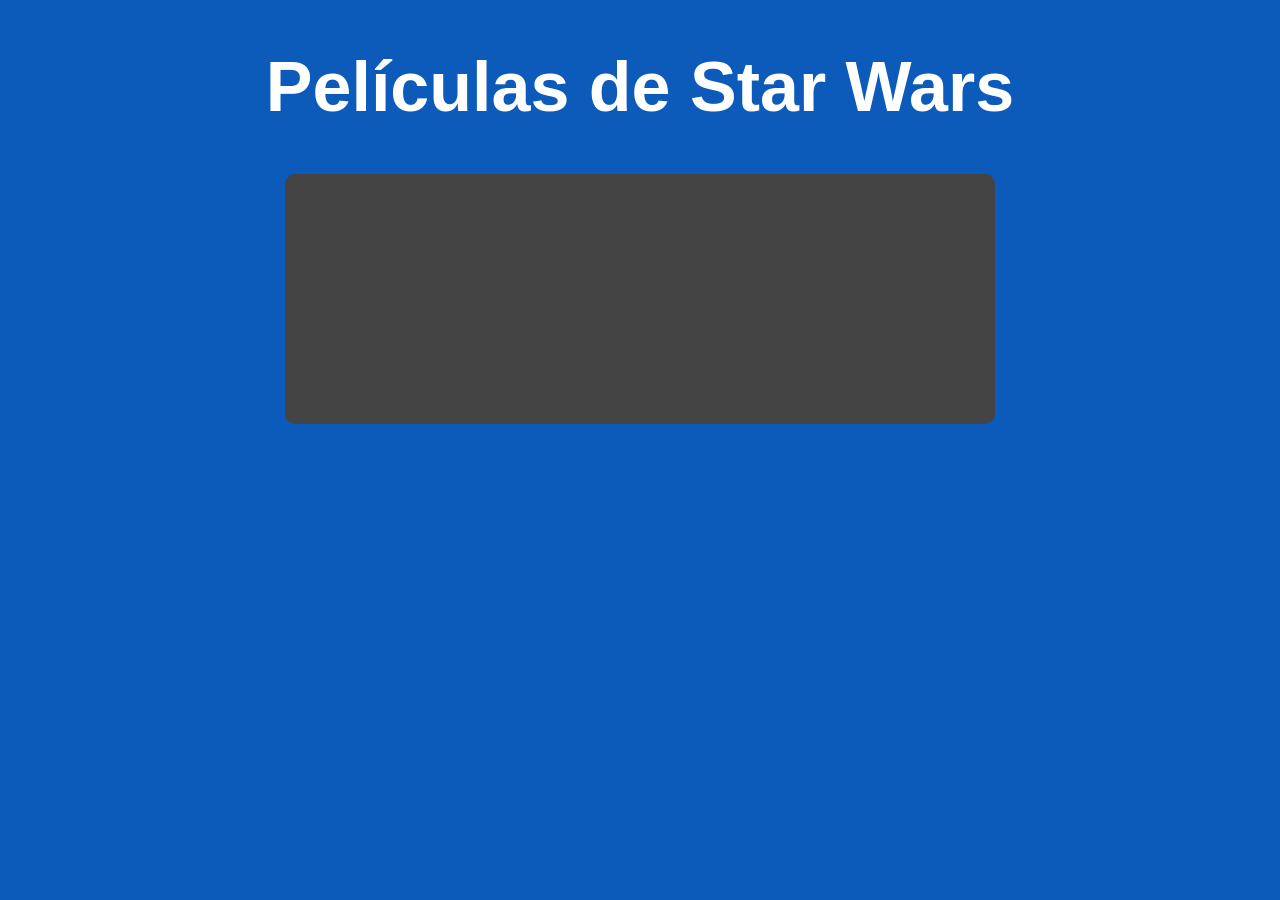
<file: Star-Wars-API/index.html>
<!DOCTYPE html>
<html lang="en">
<head>
    <meta charset="UTF-8">
    <meta name="viewport" content="width=device-width, initial-scale=1.0">
    <title>Clase JSON</title>
    <link rel="stylesheet" href="style.css">
</head>
<body>
    <h1>Películas de Star Wars</h1>
    <div id="posts">
        <!--Insertar publicaciones de la API-->
    </div>
    <script src="script.js"></script>
</body>
</html>
</file>
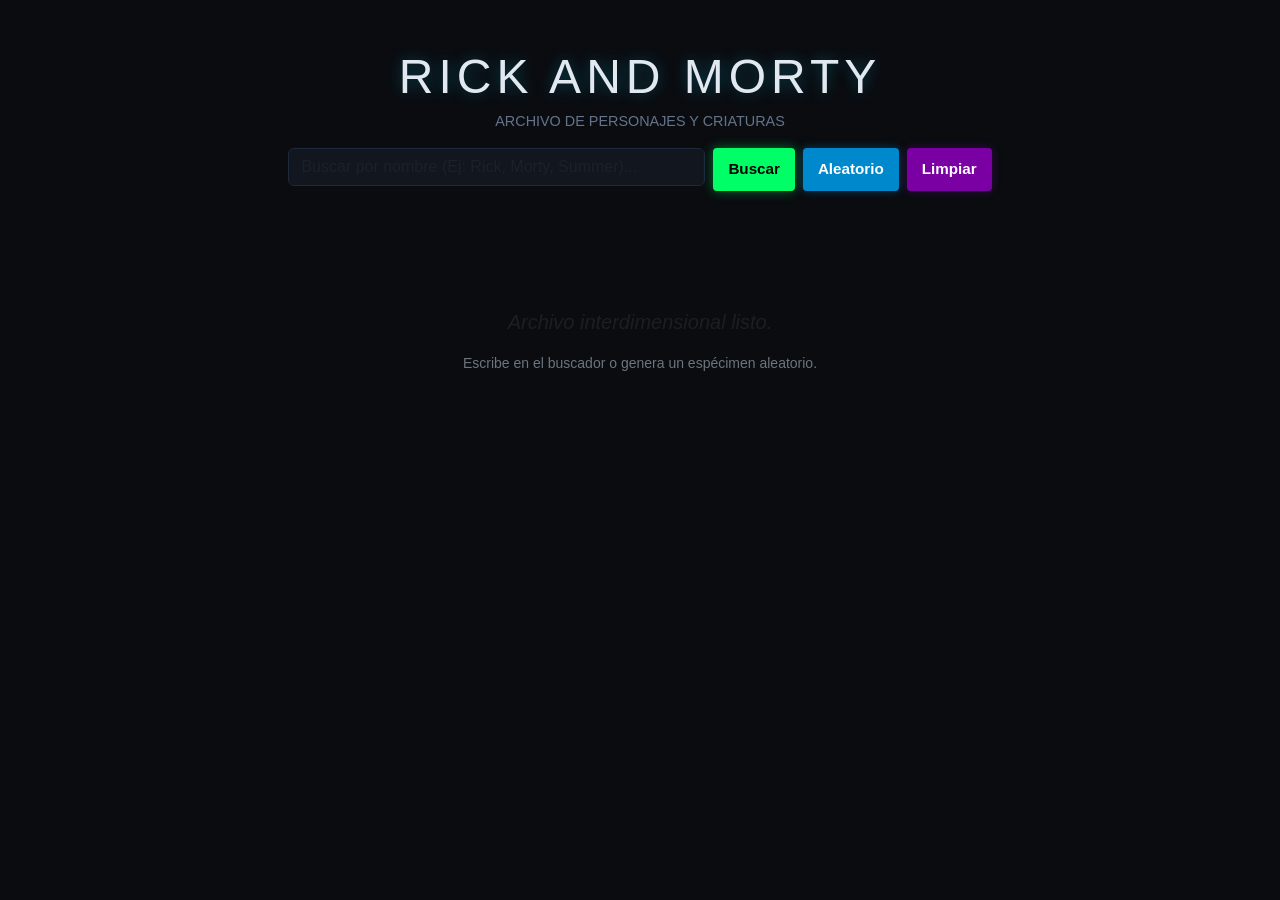
<file: Ejercicios_API/API-Desafio/index.html>
<!DOCTYPE html>
<html lang="es">
<head>
    <meta charset="UTF-8">
    <meta name="viewport" content="width=device-width, initial-scale=1.0">
    <title>Rick and Morty - Archivo Interdimensional</title>
    <link href="https://cdn.jsdelivr.net/npm/bootstrap@5.3.3/dist/css/bootstrap.min.css" rel="stylesheet">
    <link rel="stylesheet" href="style.css">
</head>
<body>
    
    <header class="container text-center my-5">
        <h1>RICK AND MORTY</h1>   
        <p class="subtitulo">Archivo de Personajes y Criaturas</p>
        
        <div class="row justify-content-center g-2 max-width-controles mx-auto">
            <div class="col-md-6">
                <input type="text" id="input-busqueda" class="form-control" placeholder="Buscar por nombre (Ej: Rick, Morty, Summer)...">
            </div>
            <div class="col-sm-auto col-4">
                <button id="btn-buscar" class="btn-personalizado w-100">Buscar</button>
            </div>
            <div class="col-sm-auto col-4">
                <button id="btn-todos" class="btn-personalizado btn-azul w-100">Aleatorio</button>
            </div>
            <div class="col-sm-auto col-4">
                <button id="btn-limpiar" class="btn-personalizado btn-morado w-100">Limpiar</button>
            </div>
        </div>
    </header>

    <main class="container">
        <div id="contenedor-tarjetas" class="grid-personajes"></div>
    </main>

    <div class="modal fade" id="modalDetalles" tabindex="-1" aria-hidden="true">
        <div class="modal-dialog modal-dialog-centered modal-lg">
            <div class="modal-content text-white shadow-lg">
                <div class="modal-header">
                    <h5 class="modal-title" id="modal-titulo">Nombre del Personaje</h5>
                    <button type="button" class="btn-close btn-close-white" data-bs-dismiss="modal" aria-label="Close"></button>
                </div>
                <div class="modal-body" id="modal-cuerpo">
                    </div>
            </div>
        </div>
    </div>

    <script src="https://cdn.jsdelivr.net/npm/bootstrap@5.3.3/dist/js/bootstrap.bundle.min.js"></script>
    <script src="script.js"></script>
</body>
</html>
</file>
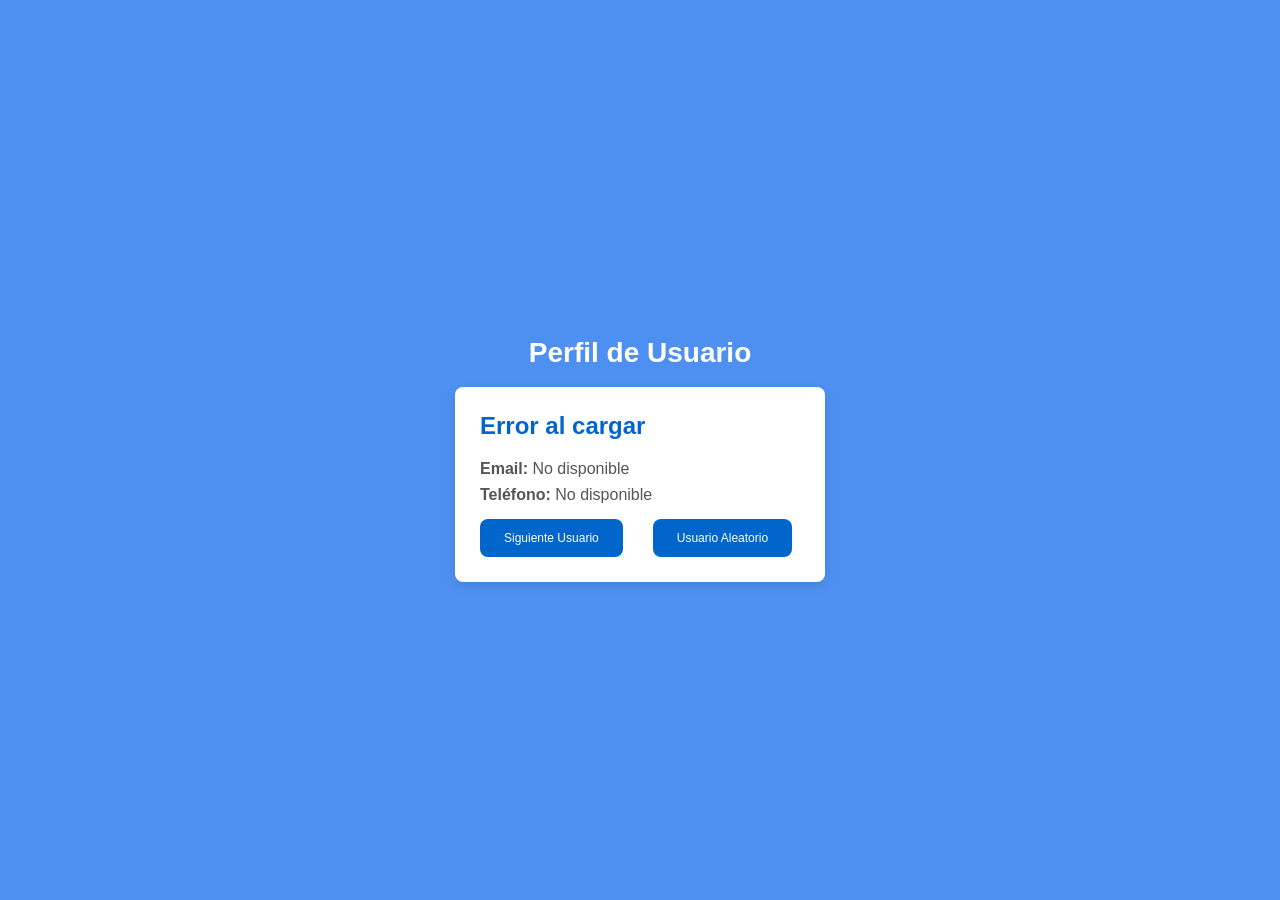
<file: Ejercicios_API/Ejercicio-2-Mostrar-datos/index.html>
<!DOCTYPE html>
<html lang="es">
<head>
    <meta charset="UTF-8">
    <meta name="viewport" content="width=device-width, initial-scale=1.0">
    <title>Ejercicio 2 - Usuario GET</title>
    <link rel="stylesheet" href="style.css">
</head>
<body>

    <main class="container">
        <h1>Perfil de Usuario</h1>
        
        <div id="user-card" class="card">
            <h2 id="user-name">Cargando nombre...</h2>
            <p><strong>Email:</strong> <span id="user-email">Cargando...</span></p>
            <p><strong>Teléfono:</strong> <span id="user-phone">Cargando...</span></p>
            <div class="button-group">
                <button class="button" id="next-btn">Siguiente Usuario</button>
                <button class="button" id="random-btn">Usuario Aleatorio</button>
            </div>
        </div>
    </main>

    <script src="scripts.js"></script>
</body>
</html>
</file>
<file: CV-Aaron/styles.css>
/*body {
      padding: 10px;
}*/

/* Cambia el color del título principal (H1) */
h1, h2, h3, h4, p, li {font-family: Arial, Helvetica, sans-serif;}

hr {
    height: 5px;
    background-color: #0499D1;
}

/* Cambia el color del título principal (H1) */
h1 {
    text-align: center;  
    color: #0499D1;
    font-weight: bold;
    font-size: 95px;
    margin-top: 15px;
    margin-bottom: 10px; 
}

/* Cambia el color de los subtítulos ( H2) */
h2 {
    margin: 10px 0 40px 0 ;
    font-stretch: extra-expanded;
    text-align: center;
    font-size: 30px;
    color: #000;
    font-weight: lighter;
}

 /* Cambia el color de los subtítulos ( H3) */
h3 { 
    font-size: 25px;
    color: #0499D1; 
}

/* Cambia los distintos H3 y H4 individualmente */
#resumen {
    margin: 30px 5px -5px 60px;
    color: #0499D1; 
}

#edu {
    margin: 30px 5px -5px 60px;
}

#titu{
    margin: 15px 5px -5px 60px;
}

#exp{
    margin: 30px 5px -5px 60px;
}

#super{
    margin: 15px 5px -5px 60px;
}

#edit{
    margin: 25px 5px -5px 60px;
}

#edit2{
    margin: 25px 5px -5px 60px;
}

#free{
    margin: 25px 5px -5px 60px;
}

#app{
    margin: 30px 5px 10px 60px;
}

#dgm{
    margin: 10px 5px -5px 60px;
}

#prog{
    margin: 10px 5px -5px 60px;
}

/* Cambia el color de los subtítulos ( H4) */
 h4 {
    color: #000;
    font-weight: bolder;
}
        
p {
    margin: 12px 0 0 60px;        
    color: #000; /* Un gris oscuro (más suave que el negro puro, mejora la lectura) */
}

li {
    margin: 0 0 5px 40px;
    color: #000;
}
</file>
<file: Lista-de-Grupos/style.css>
:root { /* Zona para crear "variables" (colores guardados con nombre para reutilizarlos fácil) */
  --bg-dark: oklch(0.1889 0.0145 253.19);    /* Color de fondo oscuro */
  --bg-surface: oklch(0.6602 0.0311 268.21); /* Color de fondo de la caja central */

  --accent-main: oklch(0.60 0.30 255);       /* Azul eléctrico brillante */
  --accent-main-hover: oklch(0.72 0.25 210); /* Color cian/verde neón para cuando se pasa el mouse */

  --text-primary: oklch(1 0 0);    /* Texto principal (blanco puro) */
  --text-muted: oklch(0.8452 0 0); /* Texto secundario o apagado */
  
  --border-sutil: rgba(255, 255, 255, 0.39); /* Borde blanco semitransparente estilo metalizado */
}

body {
  margin: 0; /* Quita los márgenes por defecto del navegador */
  padding: 0; /* Quita el relleno por defecto */
  font-family: Arial, Helvetica, sans-serif; /* Tipo de letra limpio */
  line-height: 1.5; /* Espaciado cómodo entre líneas de texto */
  background-color: var(--bg-dark); /* Aplica el fondo oscuro guardado en la variable */
  color: var(--text-primary); /* Aplica el color de texto blanco */
}

h1 {
  font-size: 50px; /* Tamaño del título */
  text-align: center; /* Centra el título */
  font-weight: 300; /* Hace la letra del título delgada */
  font-stretch: extra-expanded; /* Intenta estirar un poco el ancho de las letras */
  color: var(--text-primary);
  padding-bottom: 15px; /* Espacio libre debajo del título */
  text-shadow: 0 0 25px oklch(0.50 0.25 250 / 0.5); /* Crea un brillo o aura azul translúcida detrás del texto */
}

.container {
  margin-top: 100px; /* Separa la caja del techo de la pantalla */
  margin-bottom: 30px; /* Separa la caja del suelo de la pantalla */
  width: 30%; /* La caja ocupará solo el 30% del ancho de la pantalla */
  margin-left: auto; /* Junto con el de abajo, centra la caja en la pantalla */
  margin-right: auto;
  background-color: var(--bg-surface); /* Fondo grisáceo para la tarjeta */
  padding: 30px; /* Espacio interior para que nada toque los bordes */
  border-radius: 15px; /* Esquinas muy redondeadas */
  border: 1px solid var(--border-sutil); /* Línea de borde delgada */
  box-shadow: 0 20px 40px rgb(0 0 0 / 0.6); /* Sombra oscura gigante debajo para dar efecto de flotado */
}

.search {
  margin-left: auto; /* Centra la zona de búsqueda */
  margin-right: auto;
  width: 100%; /* Ocupa todo el ancho disponible de su contenedor */
}

form {
  display: flex; /* Pone el input y el botón uno al lado del otro en línea recta */
}

input {
  padding: 15px 10px; /* Caja de texto alta y cómoda para escribir */
  outline: none; /* Elimina el borde feo que los navegadores ponen por defecto al hacer clic */
  width: 400px; /* Ancho de la barra de escritura */
  border-radius: 10px; /* Bordes redondeados */
  margin-right: 20px; /* Espacio de separación con el botón de agregar */
  background-color: var(--bg-dark); /* Fondo oscuro para el interior de la barra */
  border: 1px solid var(--border-sutil); /* Borde sutil */
  color: var(--text-primary); /* Letra blanca al escribir */
  transition: all 0.2s ease; /* Hace que cualquier cambio visual (como iluminarse) sea suave y no brusco */
}

input:focus { /* Estilos para cuando el usuario hace clic dentro para escribir */
  border-color: var(--accent-main); /* El borde cambia a azul eléctrico */
  box-shadow: 0 0 10px oklch(0.60 0.30 255 / 0.2); /* Crea un pequeño resplandor azul a los lados */
}

input::placeholder { /* Modifica el texto de guía ("Agregar banda...") */
  color: var(--text-muted);
  opacity: 0.4; /* Lo hace muy transparente para que no estorbe */
}

.li-container {
  width: 100%;
  color: var(--text-primary);
  margin-top: 20px; /* Espacio arriba de la lista */
  border-radius: 5px;
}

ul {
  padding: 0; /* Quita los espacios interiores automáticos de las listas */
}

li {
  list-style: none; /* Quita las viñetas/puntos automáticos de la lista */
  background-color: var(--bg-dark); /* Fondo oscuro para cada banda agregada */
  border: 1px solid var(--border-sutil);
  border-radius: 5px;
  margin-top: 15px; /* Separa una banda de la otra */
  display: flex; /* Alinea el texto del grupo y su botón de borrar en los extremos */
  transition: border-color 0.2s ease; /* Suaviza el cambio de color en el borde */
}

li:hover { /* Cuando pasas la flecha del mouse sobre una banda agregada... */
  border-color: oklch(0.60 0.30 255 / 0.3); /* El borde se ilumina sutilmente con azul */
}

li p {
  margin: 0; /* Quita márgenes rebeldes del párrafo */
  padding: 15px; /* Margen interno para que el texto de la banda no toque los bordes */
  width: 100%;
}

.btn-delete { /* Botón de eliminar (dentro de cada grupo) */
  margin-left: auto; /* Empuja el botón completamente hacia la derecha de la fila */
  border-radius: 5px;
  border: none;
  padding: 0 10px;
  font-weight: bold;
  outline: none;
  font-size: 1.2em;
  background-color: oklch(0.60 0.25 25 / 0.2); /* Fondo rojo neón muy transparente */
  color: oklch(0.65 0.30 25); /* Texto rojo neón brillante */
  border: 1px solid oklch(0.65 0.30 25 / 0.4); /* Borde rojo translúcido */
  transition: all 0.25s ease; /* Transición suave para la animación de destrucción */
}

.btn-delete:hover { /* Cuando pasas el mouse sobre "Eliminar" */
  cursor: pointer; /* Cambia la flecha por la mano de hacer clic */
  background-color: oklch(0.60 0.30 25); /* El fondo se vuelve rojo sólido e intenso */
  color: #ffffff; /* La palabra cambia a blanco para que se lea bien */
  box-shadow: 0 0 20px oklch(0.60 0.30 25); /* Da un efecto de brillo láser rojo */
  border-color: transparent; /* Esconde el borde anterior */
}

.btn-add { /* Botón de agregar */
  padding: 5px 15px;
  border: none;
  border-radius: 8px;
  color: #ffffff;
  font-size: 1.4rem;
  outline: none;
  background-color: var(--accent-main); /* Fondo inicial azul eléctrico */
  transition: all 0.25s ease;
}

.btn-add:hover { /* Cuando paso el mouse sobre "Agregar" */
  cursor: pointer;
  background-color: var(--accent-main-hover); /* Cambia drásticamente a verde/cian neón */
  color: oklch(0.12 0.03 270); /* Cambia el texto a un color casi negro para contrastar con el verde */
  box-shadow: 0 0 20px var(--accent-main-hover); /* Genera un resplandor neón verde */
}

.empty {
  color: var(--text-primary);
}
</file>
<file: Star-Wars-API/style.css>
body{
    background-color: #0c5ab9;
    font-family: sans-serif, Helvetica, sans-serif;
    font-weight: lighter;

}

h1{
    text-align: center;
    font-size: 70px;
    color: #fff;
}

#posts{
    background-color: #444;
    position: relative;
    margin: 0 auto;
    height: 250px;
    width: 670px;
    padding-right: 40px;
    border-radius: 10px;
}

li{
    color: #fff;
    text-align: center;
    margin: 0 auto;
    padding-top: 20px;
    list-style-type: none;
}
</file>
<file: Ejercicios_API/API-Desafio/style.css>
:root {
  --bg-dark: #0a0c10;       
  --bg-card: #12161f;       
  --text-main: #e2e8f0;     
  --text-muted: #64748b;    
  --border-color: #1e293b;

  /* PALETA ELÉCTRICA ACTUALIZADA */
  --green-electric: #00ff66;
  --red-electric: #ff0055;
  --blue-electric: #00d2ff;
  --blue-electric-dark: #0088cc;
  --yellow-electric: #ffff00;      /* CAMBIO SOLICITADO */
  --purple-electric: #bd00ff;      /* CAMBIO SOLICITADO */
}

body {
  background-color: var(--bg-dark);
  color: var(--text-main);
  font-family: 'Segoe UI', Tahoma, Geneva, Verdana, sans-serif;
}

header h1 {
  font-size: 3rem;
  letter-spacing: 5px;
  text-shadow: 0 0 15px rgba(0, 210, 255, 0.3);
  margin-bottom: 5px;
}

header .subtitulo {
  color: var(--text-muted);
  text-transform: uppercase;
  font-size: 0.9rem;
}

.max-width-controles {
  max-width: 850px; /* Un poco más ancho para albergar el tercer botón cómodamente */
}

.form-control {
  background-color: var(--bg-card) !important;
  border: 1px solid var(--border-color) !important;
  color: var(--text-main) !important;
}

.form-control:focus {
  border-color: var(--blue-electric) !important;
  box-shadow: 0 0 10px rgba(0, 210, 255, 0.3) !important;
}

/* Base común para botones de cabecera */
.btn-personalizado {
  border: none;
  padding: 10px 15px;
  font-size: 0.95rem;
  font-weight: bold;
  border-radius: 4px;
  cursor: pointer;
  transition: all 0.3s ease;
}

/* BOTÓN BUSCAR */
#btn-buscar {
  background-color: var(--green-electric);
  color: #000;
  box-shadow: 0 0 12px rgba(0, 255, 102, 0.4);
}
#btn-buscar:hover {
  background-color: var(--red-electric);
  color: #fff;
  box-shadow: 0 0 15px var(--red-electric);
}

/* BOTÓN ALEATORIO */
.btn-azul {
  background-color: var(--blue-electric-dark);
  color: #fff;
  box-shadow: 0 0 8px rgba(0, 136, 204, 0.4);
}
.btn-azul:hover {
  background-color: var(--blue-electric);
  box-shadow: 0 0 15px var(--blue-electric);
}

/* BOTÓN LIMPIAR: Morado eléctrico */
.btn-morado {
  background-color: #7a00a3;
  color: #fff;
  box-shadow: 0 0 8px rgba(122, 0, 163, 0.4);
}
.btn-morado:hover {
  background-color: var(--purple-electric);
  box-shadow: 0 0 15px var(--purple-electric);
}

/* Mensajes de error u alertas estilizados desde CSS */
.texto-error-critico {
  color: var(--red-electric);
  font-weight: bold;
  margin-top: 1.5rem;
  text-shadow: 0 0 5px rgba(255, 0, 85, 0.2);
}

/* Grid y Tarjetas */
.grid-personajes {
  display: grid;
  grid-template-columns: repeat(auto-fit, minmax(280px, 1fr));
  gap: 25px;
  padding: 20px 0;
}

.tarjeta {
  background-color: var(--bg-card);
  border: 1px solid var(--border-color);
  border-radius: 6px;
  overflow: hidden;
  transition: transform 0.2s, box-shadow 0.2s;
  display: flex;
  flex-direction: column;
}

.tarjeta:hover {
  transform: translateY(-5px);
  border-color: var(--blue-electric);
  box-shadow: 0 0 15px rgba(0, 210, 255, 0.2);
}

.imagen-personaje {
  width: 100%;
  height: 250px;
  object-fit: cover;
  border-bottom: 2px solid var(--border-color);
}

.contenido-tarjeta {
  padding: 20px;
  flex-grow: 1;
  display: flex;
  flex-direction: column;
  justify-content: space-between;
}

.tarjeta h3 {
  margin: 0 0 10px 0;
  font-size: 1.4rem;
}

.tarjeta p {
  color: #94a3b8;
  font-size: 0.9rem;
  margin: 4px 0;
}

.badge-ui {
  display: inline-block;
  font-size: 0.75rem;
  padding: 4px 8px;
  border-radius: 3px;
  text-transform: uppercase;
  font-weight: bold;
  margin-top: 5px;
}

.vivo { background-color: #15803d; color: #bbf7d0; }
.muerto { background-color: #991b1b; color: #fca5a5; }


.unknown { 
  background-color: var(--yellow-electric); 
  color: #000; /* Texto oscuro para que resalte en el fondo brillante */
  box-shadow: 0 0 8px rgba(255, 255, 0, 0.4);
}

/* VER DETALLES */
.btn-detalles {
  background-color: transparent;
  border: 2px solid var(--blue-electric);
  color: var(--blue-electric);
  font-weight: bold;
  width: 100%;
  margin-top: 15px;
  padding: 6px;
  font-size: 0.9rem;
  border-radius: 4px;
  transition: all 0.2s ease;
}

.btn-detalles:hover {
  background-color: var(--blue-electric);
  color: #000;
  box-shadow: 0 0 15px var(--blue-electric);
}

/* Estilos del Modal */
.modal-content {
  background-color: var(--bg-card);
  border: 1px solid var(--blue-electric);
}

.modal-header {
  border-bottom: 1px solid var(--border-color);
}

.imagen-modal-escala {
  width: 100%;
  max-height: 350px;
  object-fit: contain;
  border-radius: 6px;
  background-color: rgba(0, 0, 0, 0.3);
  border: 1px solid var(--border-color);
}

.lista-episodios-scroll {
  max-height: 150px;
  overflow-y: auto;
  background-color: rgba(0, 0, 0, 0.2);
  padding: 10px;
  border-radius: 4px;
  border: 1px solid var(--border-color);
}

.modal-body .badge-ui {
    display: inline-block;
    margin-left: 5px;
    vertical-align: middle;
}
</file>
<file: Ejercicios_API/Ejercicio-2-Mostrar-datos/style.css>
body {
    font-family: Arial, sans-serif;
    background-color: #4e90f1;
    display: flex;
    justify-content: center;
    align-items: center;
    min-height: 100vh;
    margin: 0;
}

.card {
    background: white;
    padding: 25px;
    border-radius: 8px;
    box-shadow: 0 4px 12px rgba(0,0,0,0.1);
    width: 320px;
}

h1 { color: #ffffff; font-size: 28px; text-align: center; font-weight: bold;}
h2 { color: #0066cc; margin-top: 0; }
p { color: #555; margin: 8px 0; }

.button-group {
    display: flex; gap: 10px; margin-top: 15px;
}

/* Lo sagué de From Uiverse.io by cssbuttons-io */ 
.button {
  display: inline-block;
  padding: 12px 24px;
  background-color: #0066cc;
  border: none;
  border-radius: 8px;
  transition: all 0.2s ease-in;
  position: relative;
  overflow: hidden;
  font-size: 12px;
  cursor: pointer;
  color: white;
  z-index: 1;
}

.button:before {
  content: "";
  position: absolute;
  left: 50%;
  transform: translateX(-50%) scaleY(1) scaleX(1.25);
  top: 100%;
  width: 140%;
  height: 180%;
  background-color: rgba(0, 0, 0, 0.05);
  border-radius: 50%;
  display: block;
  transition: all 0.5s 0.1s cubic-bezier(0.55, 0, 0.1, 1);
  z-index: -1;
}

.button:after {
  content: "";
  position: absolute;
  left: 55%;
  transform: translateX(-50%) scaleY(1) scaleX(1.45);
  top: 180%;
  width: 160%;
  height: 190%;
  background-color: #39bda7;
  border-radius: 50%;
  display: block;
  transition: all 0.5s 0.1s cubic-bezier(0.55, 0, 0.1, 1);
  z-index: -1;
}

.button:hover {
  color: #ffffff;
  border: 1px solid #39bda7;
}

.button:hover:before {
  top: -35%;
  background-color: #39bda7;
  transform: translateX(-50%) scaleY(1.3) scaleX(0.8);
}

.button:hover:after {
  top: -45%;
  background-color: #39bda7;
  transform: translateX(-50%) scaleY(1.3) scaleX(0.8);
}

/*Botones*/

#random-btn {
    margin-left: 20px;
}
</file>
